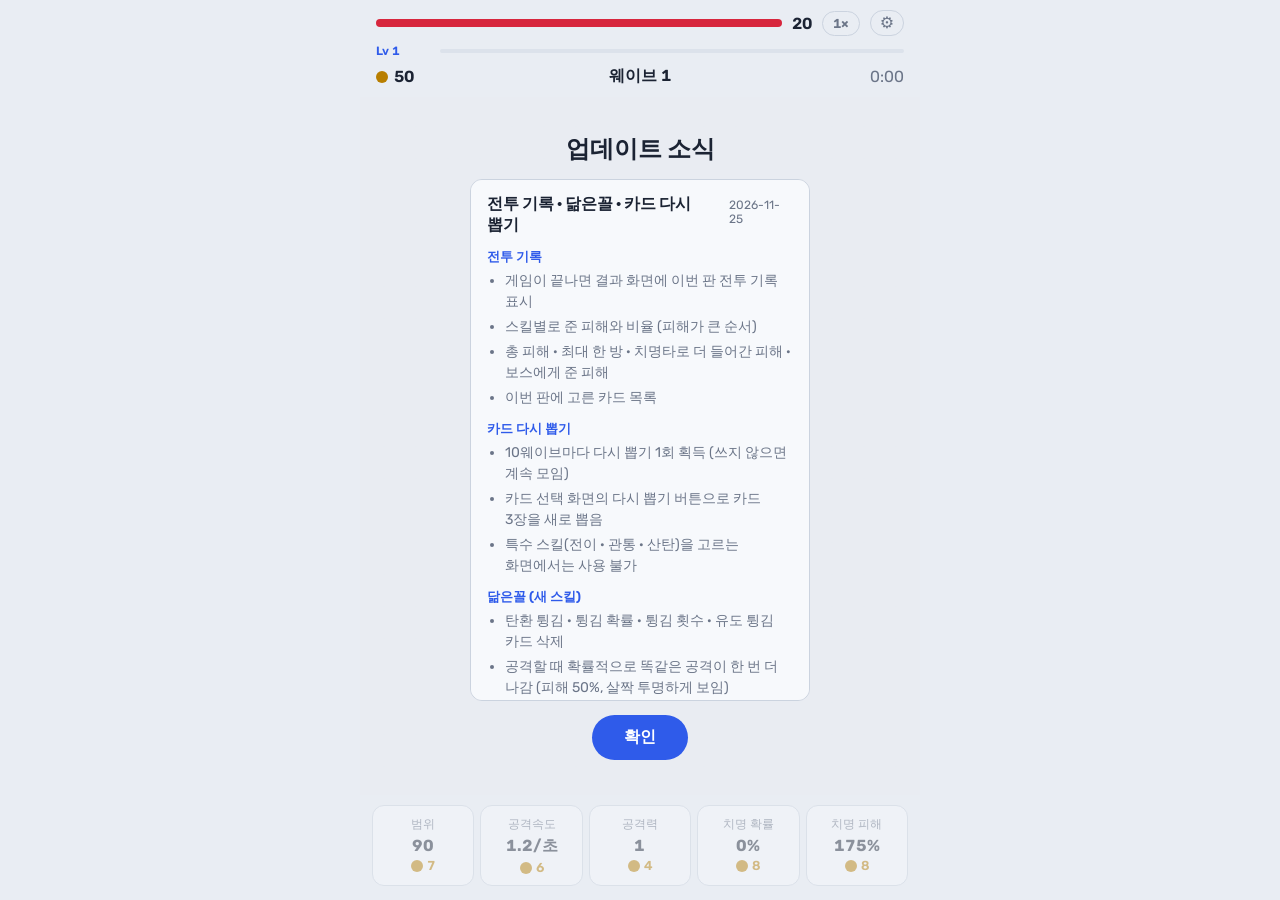
<file: index.html>
<!doctype html>
<html lang="ko">
<head>
<meta charset="utf-8">
<meta name="viewport" content="width=device-width, initial-scale=1, viewport-fit=cover">
<title>도형 방어</title>
<link rel="manifest" href="manifest.json">
<link rel="icon" href="icons/icon-192.png">
<link rel="apple-touch-icon" href="icons/icon-192.png">
<meta name="theme-color" content="#E9EDF3" media="(prefers-color-scheme: light)">
<meta name="theme-color" content="#10141C" media="(prefers-color-scheme: dark)">
<link rel="preconnect" href="https://fonts.googleapis.com">
<link rel="preconnect" href="https://fonts.gstatic.com" crossorigin>
<link href="https://fonts.googleapis.com/css2?family=Rubik:wght@400;600;700&display=swap" rel="stylesheet">
  <script type="module" crossorigin src="./assets/도형 방어-DuVah8Oh.js"></script>
  <link rel="stylesheet" crossorigin href="./assets/도형 방어-FJKSgBIt.css">
</head>
<body>
<div class="app">
  <header class="hud">
    <div class="hud-top">
      <div class="hp" aria-label="체력">
        <div class="hp-bar"><div class="hp-fill" id="hpFill"></div></div>
        <span id="hpText">20</span>
      </div>
      <button class="speed-btn" id="speedBtn" aria-pressed="false" aria-label="1배속">1×</button>
      <button class="speed-btn gear-btn" id="gearBtn" aria-label="설정">⚙</button>
    </div>
    <div class="xp" aria-label="레벨">
      <span id="lvText">Lv 1</span>
      <div class="xp-bar"><div class="xp-fill" id="xpFill"></div></div>
    </div>
    <div class="hud-info">
      <div class="stat" aria-label="골드"><span class="coin"></span><span id="gold">0</span></div>
      <div class="stat" id="wave">웨이브 1</div>
      <div class="stat dim" id="time" aria-label="버틴 시간">0:00</div>
    </div>
  </header>

  <main id="stage">
    <canvas id="cv"></canvas>
    <div class="overlay" id="startOv">
      <h1>도형 방어</h1>
      <p class="intro">
        <span>사방에서 다가오는 도형을 원&nbsp;안에서 자동으로 공격합니다.</span>
        <span>골드로 능력치를 올리고,<br>레벨이 오를 때마다 카드&nbsp;3장&nbsp;중&nbsp;1장을 골라 스킬을 모으세요.</span>
        <span>200웨이브를 버티면 승리합니다.</span>
      </p>
      <div class="btn-row">
        <button class="btn-main" id="startBtn">시작</button>
        <button class="btn-sub hidden" id="boardBtn">랭킹</button>
      </div>
    </div>
    <div class="overlay hidden" id="overOv">
      <h2 id="overTitle">방어 실패</h2>
      <p id="overStats"></p>
      <p class="auto-msg hidden" id="autoMsg"></p>
      <div class="reward">
        <div><span>도달 웨이브</span><span id="rWave">0</span></div>
        <div><span>처치</span><span id="rKills">0</span></div>
        <div><span>보스 처치</span><span id="rBoss">0</span></div>
        <div><span>고른 카드</span><span id="rCards">0</span></div>
      </div>
      <div class="log" id="logBox">
        <div class="log-sum">
          <div><span>총 피해</span><b id="logTot">0</b></div>
          <div><span>최대 한 방</span><b id="logMax">0</b></div>
        </div>
        <div class="log-head"><b>전투 기록</b><span>스킬별 피해</span></div>
        <div id="logRows"></div>
        <div class="log-extra"><span>치명타로 더 들어간 피해</span><b id="logCrit">0</b></div>
        <div class="log-extra"><span>보스에게 준 피해</span><b id="logBoss">0</b></div>
        <div class="log-head log-cards-head"><b>고른 카드</b><span id="logCardN"></span></div>
        <div class="log-cards" id="logCards"></div>
      </div>
      <div class="rank hidden" id="rankBox">
        <form class="rank-form" id="rankForm" novalidate>
          <input id="rankName" maxlength="12" placeholder="닉네임" autocomplete="off" enterkeyhint="send" aria-label="닉네임" aria-describedby="rankNote">
          <button class="btn-sub" id="rankSubmit" type="submit">랭킹 등록</button>
        </form>
        <p class="rank-note" id="rankNote" aria-live="polite">닉네임은 공개돼요. 실명이나 연락처는 넣지 마세요.</p>
        <ol class="rank-list" id="rankList" aria-label="랭킹"></ol>
        <p class="rank-me" id="rankMe"></p>
      </div>
      <div class="btn-row">
        <button class="btn-main" id="retryBtn">다시 하기</button>
      </div>
    </div>
    <div class="overlay hidden" id="cardOv" role="dialog" aria-labelledby="cardTitle">
      <h2 id="cardTitle">웨이브 돌파</h2>
      <p>카드 1장을 고르세요. 이번 판 동안 유지됩니다.</p>
      <div class="cards" id="cards"></div>
      <button class="btn-sub hidden" id="rerollBtn" type="button">다시 뽑기</button>
    </div>
    <div class="overlay hidden" id="settingsOv" role="dialog" aria-label="설정">
      <h2>설정</h2>
      <div class="metas">
        <div class="set-row"><b>배경음악</b><button class="set-toggle" id="soundBtn" aria-pressed="true">켜짐</button></div>
        <div class="set-row"><b>자동 게임시작</b><button class="set-toggle" id="autoBtn" aria-pressed="false">꺼짐</button></div>
        <button class="btn-sub" id="patchBtn">패치노트</button>
        <button class="btn-sub set-giveup" id="giveupBtn">포기하고 로비로</button>
      </div>
      <button class="btn-sub" id="settingsClose">닫기</button>
    </div>
    <div class="overlay hidden" id="patchOv" role="dialog" aria-labelledby="patchTitle">
      <h2 id="patchTitle">업데이트 소식</h2>
      <div class="patch" id="patchBody"></div>
      <button class="btn-main" id="patchClose">확인</button>
    </div>
    <div class="overlay hidden" id="boardOv" role="dialog" aria-labelledby="boardTitle">
      <h2 id="boardTitle">랭킹</h2>
      <div class="board-tabs" id="boardTabs" role="tablist" aria-label="시즌"></div>
      <div class="rank">
        <ol class="rank-list" id="boardList" aria-label="랭킹" aria-live="polite"></ol>
        <p class="rank-me" id="boardMe"></p>
      </div>
      <button class="btn-main" id="boardClose">닫기</button>
    </div>
  </main>

  <footer class="shop">
    <button class="up" data-k="range">
      <span class="u-name">범위</span><span class="u-val" id="v-range"></span>
      <span class="u-cost"><i class="coin"></i><span id="c-range"></span></span>
    </button>
    <button class="up" data-k="speed">
      <span class="u-name">공격속도</span><span class="u-val" id="v-speed"></span>
      <span class="u-cost"><i class="coin"></i><span id="c-speed"></span></span>
    </button>
    <button class="up" data-k="damage">
      <span class="u-name">공격력</span><span class="u-val" id="v-damage"></span>
      <span class="u-cost"><i class="coin"></i><span id="c-damage"></span></span>
    </button>
    <button class="up" data-k="crit">
      <span class="u-name">치명 확률</span><span class="u-val" id="v-crit"></span>
      <span class="u-cost"><i class="coin"></i><span id="c-crit"></span></span>
    </button>
    <button class="up" data-k="critDmg">
      <span class="u-name">치명 피해</span><span class="u-val" id="v-critDmg"></span>
      <span class="u-cost"><i class="coin"></i><span id="c-critDmg"></span></span>
    </button>
  </footer>
</div>

</body>
</html>
</file>
<file: assets/도형 방어-FJKSgBIt.css>
:root{--bg:#e9edf3;--surface:#f7f9fc;--grid:#dce2eb;--ink:#1b2333;--muted:#6b7588;--border:#cbd3df;--accent:#2f5bea;--on-accent:#fff;--danger:#d7263d;--gold:#b87e00;--tri:#e8a33d;--sq:#2e9e6a;--pent:#7a5cc7;--hex:#e0475b;--boss:#2b3550;--gem:#0e8fa3;--cube:#5b3fd1;--burn:#e0590c;--morph:#5b3fd1;--mirror:#6b7588;--burn1:#ee9150;--burn2:#e0322f;--burn3:#9e1023;--crit:#0a9ec2;--lightningcss-light:initial;--lightningcss-dark: ;color-scheme:light;box-sizing:border-box;padding-top:env(safe-area-inset-top,0px);padding-bottom:env(safe-area-inset-bottom,0px)}@media (prefers-color-scheme:dark){:root:not([data-theme=light]){--bg:#10141c;--surface:#171c26;--grid:#1c2230;--ink:#e7ebf3;--muted:#8a94a8;--border:#2a3242;--accent:#6e8cff;--on-accent:#0b1020;--danger:#ff5468;--gold:#f2c14e;--tri:#f0b44c;--sq:#3cc489;--pent:#9d84f0;--hex:#f06478;--boss:#c7cee0;--gem:#4fd1e0;--cube:#a894ff;--burn:#ff8a4c;--morph:#a894ff;--mirror:#f4f6fa;--burn1:#ffb98a;--burn2:#ff4a4a;--burn3:#d11f38;--crit:#5ce1f0;--lightningcss-light: ;--lightningcss-dark:initial;color-scheme:dark}}:root[data-theme=dark]{--bg:#10141c;--surface:#171c26;--grid:#1c2230;--ink:#e7ebf3;--muted:#8a94a8;--border:#2a3242;--accent:#6e8cff;--on-accent:#0b1020;--danger:#ff5468;--gold:#f2c14e;--tri:#f0b44c;--sq:#3cc489;--pent:#9d84f0;--hex:#f06478;--boss:#c7cee0;--gem:#4fd1e0;--cube:#a894ff;--burn:#ff8a4c;--morph:#a894ff;--mirror:#f4f6fa;--burn1:#ffb98a;--burn2:#ff4a4a;--burn3:#d11f38;--crit:#5ce1f0;--lightningcss-light: ;--lightningcss-dark:initial;color-scheme:dark}*,:before,:after{box-sizing:inherit}html,body{height:100%;margin:0}body{background:var(--bg);color:var(--ink);overscroll-behavior:none;-webkit-user-select:none;user-select:none;-webkit-tap-highlight-color:transparent;touch-action:manipulation;font-family:Rubik,system-ui,-apple-system,Apple SD Gothic Neo,Noto Sans KR,sans-serif}.app{flex-direction:column;max-width:560px;height:100%;margin:0 auto;display:flex}.hud{flex-direction:column;gap:8px;padding:10px 16px;display:flex}.hud-top{align-items:center;gap:10px;display:flex}.hud-info{grid-template-columns:1fr 1fr 1fr;align-items:center;display:grid}.hud-info .stat:nth-child(2){justify-content:center}.hud-info .stat:nth-child(3){justify-content:flex-end}.hp{font-variant-numeric:tabular-nums;flex:1;align-items:center;gap:8px;font-weight:600;display:flex}#hpText{text-align:right;min-width:2ch}.hp-bar{background:var(--grid);border-radius:4px;flex:1;height:8px;overflow:hidden}.hp-fill{background:var(--danger);width:100%;height:100%;transition:width .15s}.xp{color:var(--accent);font-variant-numeric:tabular-nums;align-items:center;gap:8px;font-size:12px;font-weight:600;display:flex}#lvText{min-width:7ch}.xp-bar{background:var(--grid);border-radius:2px;flex:1;height:4px;overflow:hidden}.xp-fill{background:var(--accent);width:0;height:100%;transition:width .15s}.stat{font-variant-numeric:tabular-nums;white-space:nowrap;align-items:center;gap:6px;font-weight:600;display:flex}.stat.dim{color:var(--muted);font-weight:400}.coin{background:var(--gold);border-radius:50%;width:12px;height:12px;display:inline-block}.stat.rush{color:var(--gold)}.stat.rush .coin{animation:.8s ease-in-out infinite coin-rush}@keyframes coin-rush{50%{box-shadow:0 0 8px var(--gold);transform:scale(1.35)}}.speed-btn{font:inherit;font-variant-numeric:tabular-nums;cursor:pointer;color:var(--muted);border:1px solid var(--border);background:0 0;border-radius:999px;padding:4px 10px;font-size:13px;font-weight:600}.gear-btn{padding:4px 9px;font-size:16px;line-height:1}.set-row{background:var(--surface);border:1px solid var(--border);border-radius:12px;justify-content:space-between;align-items:center;gap:12px;padding:12px 14px;display:flex}.set-toggle{font:inherit;cursor:pointer;min-width:64px;color:var(--muted);border:1px solid var(--border);background:0 0;border-radius:999px;padding:6px 14px;font-size:14px;font-weight:600}.set-toggle[aria-pressed=true]{color:var(--on-accent);background:var(--accent);border-color:var(--accent)}.set-giveup{color:var(--danger)}.set-giveup:disabled{opacity:.4;cursor:default}.set-giveup.confirm{color:#fff;background:var(--danger);border-color:var(--danger)}.patch{text-align:left;background:var(--surface);border:1px solid var(--border);word-break:keep-all;overflow-wrap:break-word;border-radius:12px;width:100%;max-width:340px;max-height:58vh;padding:14px 16px;overflow-y:auto}.patch-ver{justify-content:space-between;align-items:baseline;gap:8px;font-weight:700;display:flex}.patch-ver small{color:var(--muted);font-size:12px;font-weight:400}.patch-ver:not(:first-child){border-top:1px solid var(--border);margin-top:18px;padding-top:14px}.patch h3{color:var(--accent);margin:12px 0 4px;font-size:13px}.patch ul{color:var(--muted);margin:0;padding-left:18px;font-size:14px;line-height:1.5}.patch li+li{margin-top:4px}.overlay p.auto-msg{color:var(--accent);font-weight:600}.speed-btn[aria-pressed=true]{color:var(--on-accent);background:var(--accent);border-color:var(--accent)}#stage{flex:1;min-height:0;position:relative;overflow:hidden}canvas{display:block;position:absolute;inset:0}.overlay{text-align:center;background:color-mix(in srgb, var(--bg) 86%, transparent);flex-direction:column;justify-content:center;align-items:center;gap:14px;padding:24px;display:flex;position:absolute;inset:0}.hidden{display:none}h1,h2{margin:0;font-weight:700}h1{font-size:30px}h2{font-size:24px}.overlay p{max-width:32ch;color:var(--muted);word-break:keep-all;overflow-wrap:break-word;text-wrap:balance;margin:0;line-height:1.55}.overlay p.intro{max-width:19em}.overlay p.intro span{text-wrap:balance;display:block}.overlay p.intro span+span{margin-top:.5em}.btn-main{font:inherit;background:var(--accent);color:var(--on-accent);cursor:pointer;border:0;border-radius:999px;padding:12px 32px;font-size:16px;font-weight:600}.shop{grid-template-columns:repeat(5,1fr);gap:6px;padding:10px 12px 14px;display:grid}.up{font:inherit;color:var(--ink);background:var(--surface);border:1px solid var(--border);cursor:pointer;border-radius:12px;flex-direction:column;align-items:center;gap:3px;padding:10px 2px;display:flex}.up:disabled{opacity:.45;cursor:default}.up:not(:disabled):active{transform:scale(.97)}.u-name{color:var(--muted);white-space:nowrap;font-size:12px}.u-val{font-variant-numeric:tabular-nums;white-space:nowrap;font-size:16px;font-weight:700}.u-cost{color:var(--gold);font-variant-numeric:tabular-nums;align-items:center;gap:4px;font-size:13px;font-weight:600;display:flex}:focus-visible{outline:2px solid var(--accent);outline-offset:2px}.gem{background:var(--gem);border-radius:2px;width:10px;height:10px;margin:0 2px;display:inline-block;transform:rotate(45deg)}.btn-sub{font:inherit;cursor:pointer;color:var(--ink);background:var(--surface);border:1px solid var(--border);border-radius:999px;padding:10px 26px;font-size:15px;font-weight:600}.btn-row{flex-wrap:wrap;justify-content:center;gap:10px;display:flex}.reward{background:var(--surface);border:1px solid var(--border);font-variant-numeric:tabular-nums;border-radius:12px;flex-direction:column;gap:6px;width:100%;max-width:280px;padding:12px 14px;display:flex}.reward div{color:var(--muted);justify-content:space-between;align-items:center;font-size:14px;display:flex}.reward div span:last-child{color:var(--ink);align-items:center;gap:4px;font-weight:600;display:flex}.log{text-align:left;background:var(--surface);border:1px solid var(--border);font-variant-numeric:tabular-nums;border-radius:12px;flex-direction:column;gap:6px;width:100%;max-width:280px;padding:12px 14px;font-size:13px;display:flex}.log-sum{grid-template-columns:1fr 1fr;gap:6px;margin-bottom:4px;display:grid}.log-sum div{background:var(--bg);border-radius:8px;flex-direction:column;align-items:center;gap:2px;padding:6px;display:flex}.log-sum span{color:var(--muted);font-size:11px}.log-sum b{font-size:16px}.log-head{border-top:1px solid var(--border);justify-content:space-between;align-items:baseline;padding-top:8px;display:flex}.log-head b{font-size:14px}.log-head span{color:var(--muted);font-size:11px}.log-row{grid-template-columns:14px 64px minmax(0,1fr) 58px;align-items:center;gap:8px;display:grid}.log-row svg{display:block}.log-trk{background:var(--grid);border-radius:4px;height:8px;overflow:hidden}.log-bar{background:var(--c);border-radius:4px;height:100%}.log-num{text-align:right;line-height:1.15}.log-num small{color:var(--muted);font-size:10px;display:block}.log-extra{color:var(--muted);justify-content:space-between;font-size:12px;display:flex}.log-extra:first-of-type{border-top:1px dashed var(--border);margin-top:2px;padding-top:6px}.log-extra b{color:var(--ink);font-weight:600}.log-cards{flex-wrap:wrap;gap:4px;display:flex}.log-cards:empty{display:none}.log-cards span{color:var(--kc);border:1px solid color-mix(in srgb, var(--kc) 45%, transparent);background:color-mix(in srgb, var(--kc) 10%, transparent);border-radius:999px;padding:2px 8px;font-size:12px}.log-cards span i{opacity:.75;margin-left:2px;font-style:normal}#cardOv{background:color-mix(in srgb, var(--bg) 92%, transparent)}.cards{flex-direction:column;gap:10px;width:100%;max-width:340px;display:flex}.card{font:inherit;color:var(--ink);text-align:left;cursor:pointer;background:var(--surface);border:1px solid var(--border);border-left:4px solid var(--kc);border-radius:12px;flex-direction:column;gap:4px;padding:14px 16px;display:flex}.card:active{transform:scale(.98)}.card b{font-size:17px}.card .c-tag{color:var(--kc);font-size:12px;font-weight:600}.card .c-val{font-variant-numeric:tabular-nums;font-size:14px;font-weight:600}.card .c-desc{color:var(--muted);font-size:12px;line-height:1.45}.k-stat{--kc:var(--gold)}.k-skill{--kc:var(--gem)}.k-abil{--kc:var(--cube)}.metas{flex-direction:column;gap:10px;width:100%;max-width:320px;display:flex}.meta{text-align:left;background:var(--surface);border:1px solid var(--border);border-radius:12px;align-items:center;gap:12px;padding:12px 14px;display:flex}.meta .m-info{flex-direction:column;flex:1;gap:3px;display:flex}.meta b{font-size:16px}.meta .m-val{color:var(--muted);font-variant-numeric:tabular-nums;font-size:13px}.meta .m-lv{color:var(--muted);font-variant-numeric:tabular-nums;font-size:12px}.meta button{font:inherit;font-variant-numeric:tabular-nums;cursor:pointer;color:var(--on-accent);background:var(--accent);white-space:nowrap;border:0;border-radius:999px;align-items:center;gap:4px;padding:8px 12px;font-size:14px;font-weight:600;display:flex}.meta button:disabled{opacity:.4;cursor:default}.oct{background:var(--boss);clip-path:polygon(30% 0,70% 0,100% 30%,100% 70%,70% 100%,30% 100%,0 70%,0 30%);width:12px;height:12px;display:inline-block}.cubei{background:var(--cube);clip-path:polygon(50% 0,100% 25%,100% 75%,50% 100%,0 75%,0 25%);width:12px;height:12px;display:inline-block}.meta .m-desc{color:var(--muted);font-size:12px;line-height:1.4}#overOv{justify-content:safe center;overflow-y:auto}.rank{flex-direction:column;gap:8px;width:100%;max-width:320px;display:flex}.rank-form{gap:8px;display:flex}.rank-form input{min-width:0;font:inherit;color:var(--ink);background:var(--surface);border:1px solid var(--border);-webkit-user-select:text;user-select:text;border-radius:999px;flex:1;padding:9px 14px;font-size:16px}.rank-form input:focus-visible{outline:2px solid var(--accent);outline-offset:1px}.rank-form .btn-sub{white-space:nowrap;padding:9px 16px}.rank-form .btn-sub:disabled{opacity:.5;cursor:default}.overlay p.rank-note{max-width:none;font-size:12px}.overlay p.rank-note.err{color:var(--danger)}.overlay p.rank-note.ok{color:var(--accent);font-weight:600}.rank-list{background:var(--surface);border:1px solid var(--border);font-variant-numeric:tabular-nums;border-radius:12px;flex-direction:column;margin:0;padding:6px 0;font-size:13px;list-style:none;display:flex}.rank-list:empty{display:none}.rank-list li{text-align:left;grid-template-columns:2.2em 1fr auto;gap:8px;padding:3px 12px;display:grid}.rank-list li.me{color:var(--accent);font-weight:700}.rank-list .r-n{color:var(--muted);text-align:right}.rank-list .r-name{text-overflow:ellipsis;white-space:nowrap;overflow:hidden}.rank-list .r-rec{color:var(--muted)}.rank-list li.me .r-n,.rank-list li.me .r-rec{color:inherit}.rank-list li.msg{text-align:center;color:var(--muted);display:block}.overlay p.rank-me{max-width:none;font-size:13px}.overlay p.rank-me:empty{display:none}#boardOv{justify-content:safe center;overflow-y:auto}.board-tabs{flex-wrap:wrap;justify-content:center;gap:6px;display:flex}.board-tabs button{font:inherit;cursor:pointer;color:var(--muted);border:1px solid var(--border);background:0 0;border-radius:999px;padding:6px 14px;font-size:14px;font-weight:600}.board-tabs button[aria-selected=true]{color:var(--on-accent);background:var(--accent);border-color:var(--accent)}
</file>
